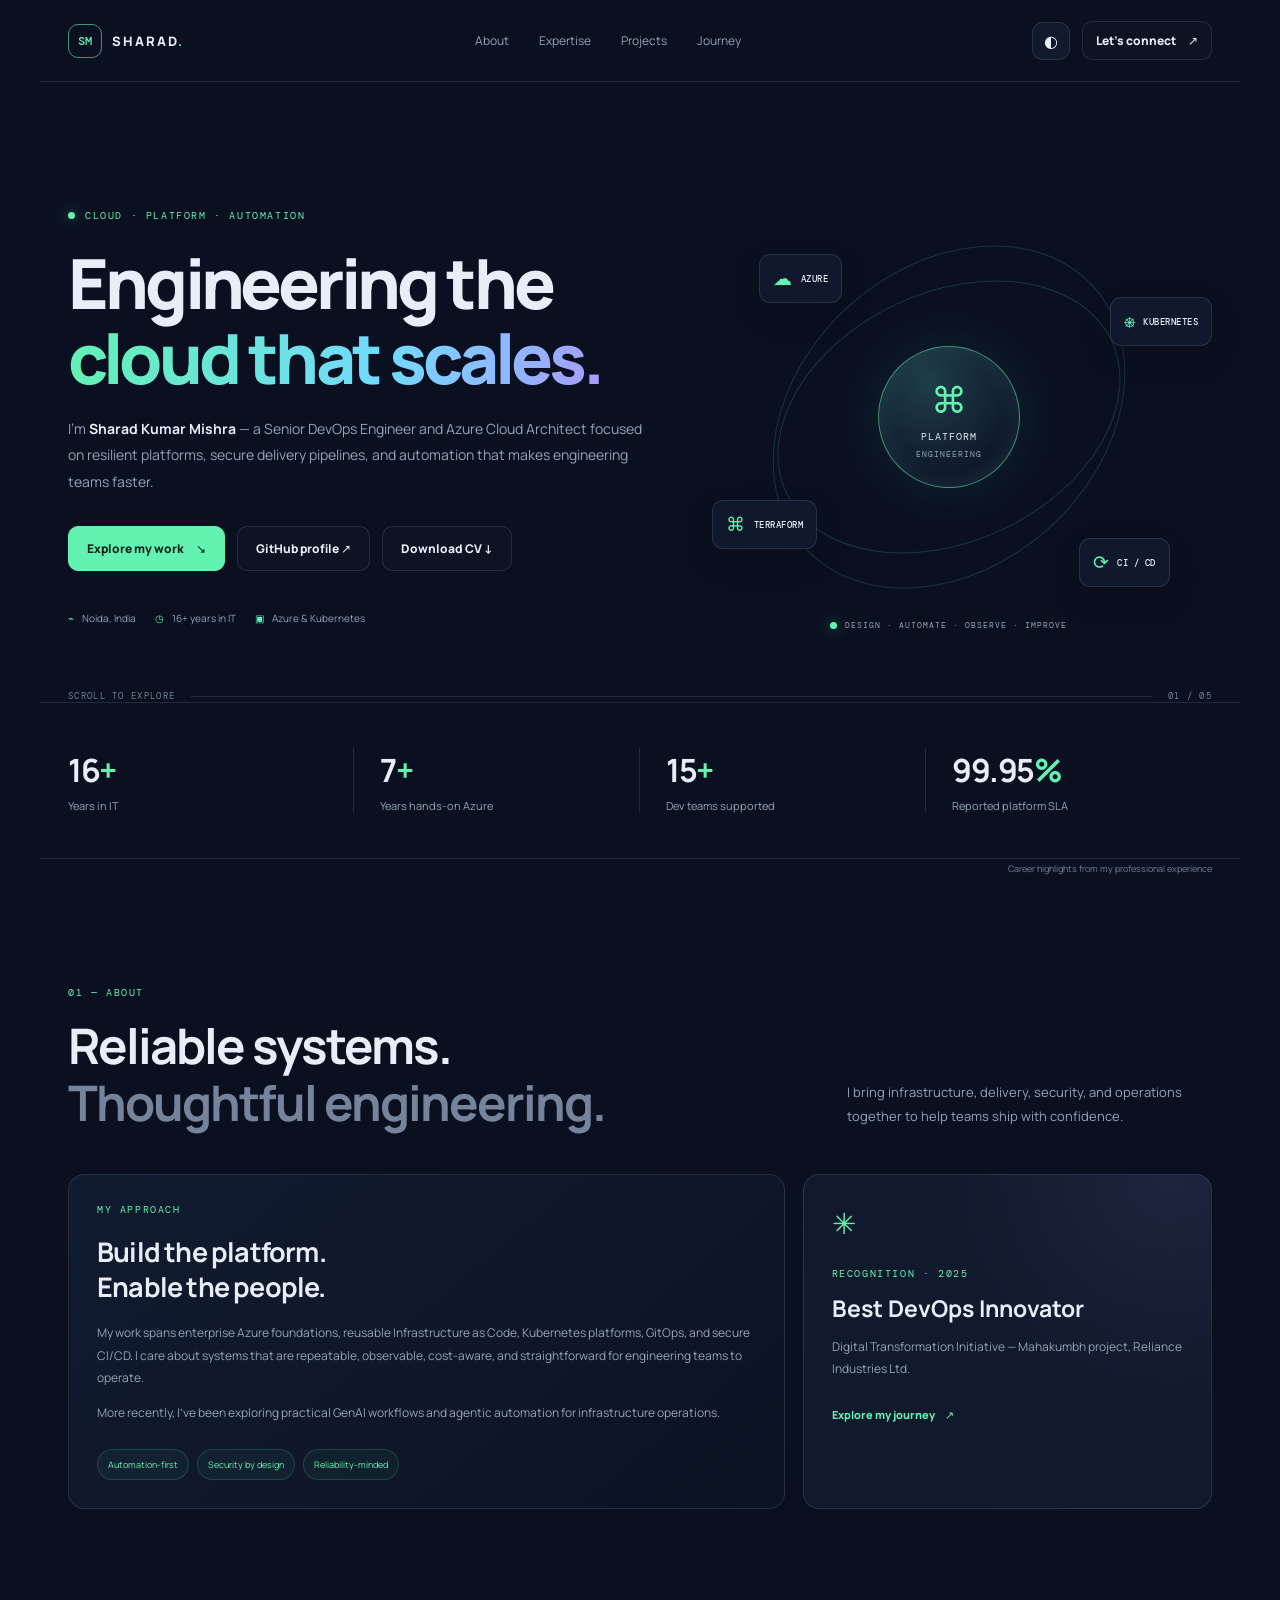
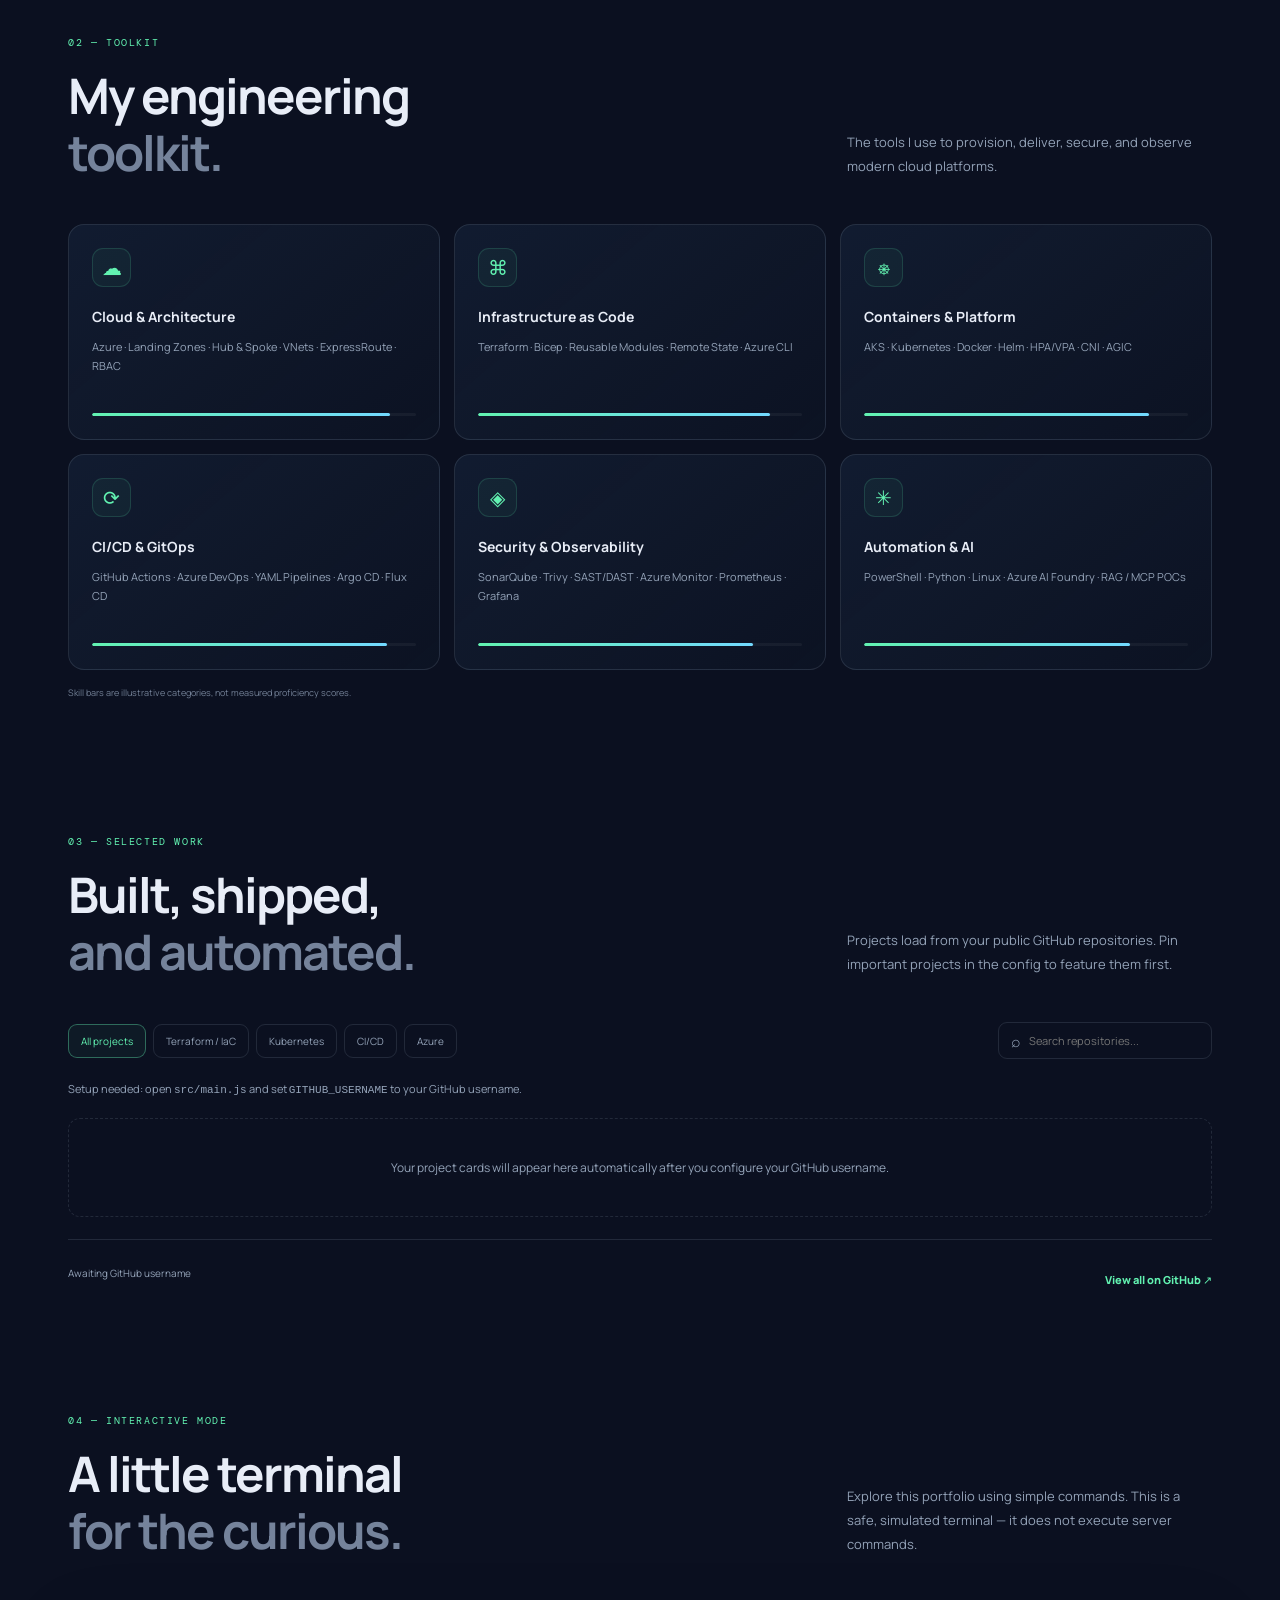
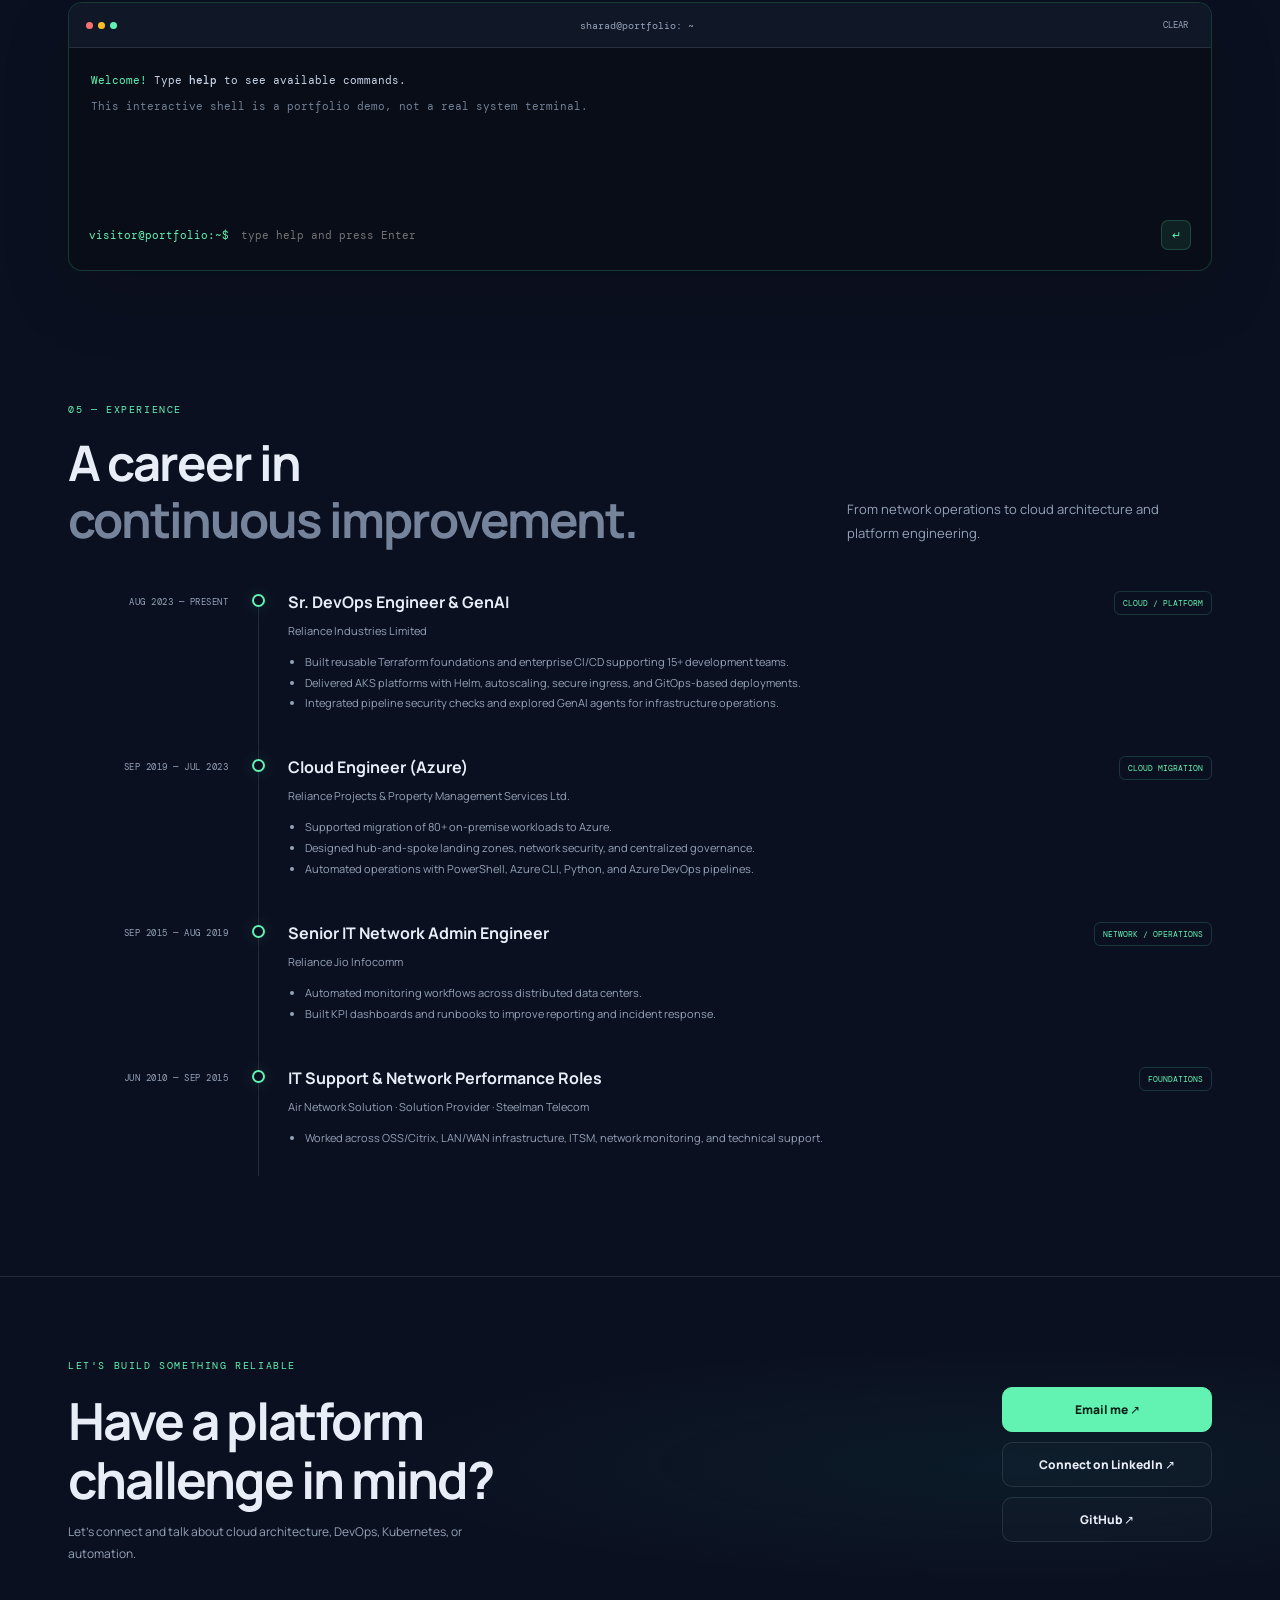
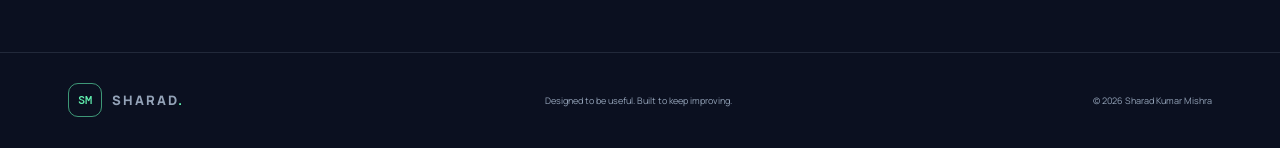
<file: index.html>
<!doctype html>
<html lang="en">
  <head>
    <meta charset="UTF-8" />
    <meta name="viewport" content="width=device-width, initial-scale=1.0" />
    <meta name="theme-color" content="#0b1020" />
    <meta name="description" content="Sharad Kumar Mishra — Senior DevOps Engineer and Azure Cloud Architect specializing in Azure, AKS, Terraform, platform engineering, and DevSecOps." />
    <meta property="og:title" content="Sharad Kumar Mishra | Senior DevOps Engineer" />
    <meta property="og:description" content="Building reliable cloud platforms, scalable Kubernetes infrastructure, and secure delivery pipelines." />
    <meta property="og:type" content="website" />
    <title>Sharad Kumar Mishra | Senior DevOps Engineer</title>
    <link rel="preconnect" href="https://fonts.googleapis.com">
    <link rel="preconnect" href="https://fonts.gstatic.com" crossorigin>
    <link href="https://fonts.googleapis.com/css2?family=DM+Mono:wght@400;500&family=Manrope:wght@400;500;600;700;800&display=swap" rel="stylesheet">
    <link rel="stylesheet" href="/src/style.css" />
  </head>
  <body>
    <div class="ambient ambient-one"></div><div class="ambient ambient-two"></div>
    <header class="topbar">
      <a class="brand" href="#home" aria-label="Sharad home"><span class="brand-mark">SM</span><span>SHARAD<span class="brand-dot">.</span></span></a>
      <nav class="nav" id="nav">
        <a href="#about">About</a><a href="#expertise">Expertise</a><a href="#projects">Projects</a><a href="#journey">Journey</a>
      </nav>
      <div class="nav-actions">
        <button class="icon-button" id="themeToggle" aria-label="Toggle theme" title="Toggle theme">◐</button>
        <a class="button button-small button-outline" href="#contact">Let's connect <span>↗</span></a>
        <button class="menu-toggle" id="menuToggle" aria-label="Toggle navigation">☰</button>
      </div>
    </header>

    <main>
      <section class="hero section-wrap" id="home">
        <div class="hero-copy">
          <div class="eyebrow"><span class="status-dot"></span> CLOUD · PLATFORM · AUTOMATION</div>
          <h1>Engineering the<br><span class="gradient-text">cloud that scales.</span></h1>
          <p class="hero-lede">I'm <strong>Sharad Kumar Mishra</strong> — a Senior DevOps Engineer and Azure Cloud Architect focused on resilient platforms, secure delivery pipelines, and automation that makes engineering teams faster.</p>
          <div class="hero-actions">
            <a class="button button-primary" href="#projects">Explore my work <span>↘</span></a>
            <a class="button button-outline" href="https://github.com/YOUR_GITHUB_USERNAME" id="heroGithub" target="_blank" rel="noreferrer">GitHub profile ↗</a>
            <a class="button button-outline" href="/resume.pdf" download>Download CV ↓</a>
          </div>
          <div class="hero-meta"><span><i class="meta-icon">⌁</i> Noida, India</span><span><i class="meta-icon">◷</i> 16+ years in IT</span><span><i class="meta-icon">▣</i> Azure & Kubernetes</span></div>
        </div>
        <div class="hero-visual">
          <div class="orbit orbit-a"></div><div class="orbit orbit-b"></div>
          <div class="core-node"><span class="core-symbol">⌘</span><b>PLATFORM</b><small>ENGINEERING</small></div>
          <div class="orbit-node node-azure"><span>☁</span><b>AZURE</b></div>
          <div class="orbit-node node-k8s"><span>⎈</span><b>KUBERNETES</b></div>
          <div class="orbit-node node-iac"><span>⌘</span><b>TERRAFORM</b></div>
          <div class="orbit-node node-ci"><span>⟳</span><b>CI / CD</b></div>
          <div class="visual-caption"><span class="status-dot"></span> DESIGN · AUTOMATE · OBSERVE · IMPROVE</div>
        </div>
        <div class="hero-bottomline"><span>SCROLL TO EXPLORE</span><span class="line"></span><span>01 / 05</span></div>
      </section>

      <section class="metrics section-wrap" aria-label="Career highlights">
        <div class="metric"><strong>16<span>+</span></strong><span>Years in IT</span></div>
        <div class="metric"><strong>7<span>+</span></strong><span>Years hands-on Azure</span></div>
        <div class="metric"><strong>15<span>+</span></strong><span>Dev teams supported</span></div>
        <div class="metric"><strong>99.95<span>%</span></strong><span>Reported platform SLA</span></div>
        <p class="metrics-note">Career highlights from my professional experience</p>
      </section>

      <section class="section-wrap section-block" id="about">
        <div class="section-heading"><div><span class="section-index">01 — ABOUT</span><h2>Reliable systems.<br><span class="muted-heading">Thoughtful engineering.</span></h2></div><p class="section-intro">I bring infrastructure, delivery, security, and operations together to help teams ship with confidence.</p></div>
        <div class="about-grid">
          <article class="panel about-main"><div class="panel-kicker">MY APPROACH</div><h3>Build the platform.<br>Enable the people.</h3><p>My work spans enterprise Azure foundations, reusable Infrastructure as Code, Kubernetes platforms, GitOps, and secure CI/CD. I care about systems that are repeatable, observable, cost-aware, and straightforward for engineering teams to operate.</p><p>More recently, I’ve been exploring practical GenAI workflows and agentic automation for infrastructure operations.</p><div class="tag-row"><span>Automation-first</span><span>Security by design</span><span>Reliability-minded</span></div></article>
          <article class="panel award-panel"><div class="award-icon">✳</div><div class="panel-kicker">RECOGNITION · 2025</div><h3>Best DevOps Innovator</h3><p>Digital Transformation Initiative — Mahakumbh project, Reliance Industries Ltd.</p><a href="#journey" class="text-link">Explore my journey <span>↗</span></a></article>
        </div>
      </section>

      <section class="section-wrap section-block" id="expertise">
        <div class="section-heading"><div><span class="section-index">02 — TOOLKIT</span><h2>My engineering<br><span class="muted-heading">toolkit.</span></h2></div><p class="section-intro">The tools I use to provision, deliver, secure, and observe modern cloud platforms.</p></div>
        <div class="skills-grid">
          <article class="skill-card"><div class="skill-icon">☁</div><h3>Cloud & Architecture</h3><p>Azure · Landing Zones · Hub & Spoke · VNets · ExpressRoute · RBAC</p><div class="skill-line"><span style="width:92%"></span></div></article>
          <article class="skill-card"><div class="skill-icon">⌘</div><h3>Infrastructure as Code</h3><p>Terraform · Bicep · Reusable Modules · Remote State · Azure CLI</p><div class="skill-line"><span style="width:90%"></span></div></article>
          <article class="skill-card"><div class="skill-icon">⎈</div><h3>Containers & Platform</h3><p>AKS · Kubernetes · Docker · Helm · HPA/VPA · CNI · AGIC</p><div class="skill-line"><span style="width:88%"></span></div></article>
          <article class="skill-card"><div class="skill-icon">⟳</div><h3>CI/CD & GitOps</h3><p>GitHub Actions · Azure DevOps · YAML Pipelines · Argo CD · Flux CD</p><div class="skill-line"><span style="width:91%"></span></div></article>
          <article class="skill-card"><div class="skill-icon">◈</div><h3>Security & Observability</h3><p>SonarQube · Trivy · SAST/DAST · Azure Monitor · Prometheus · Grafana</p><div class="skill-line"><span style="width:85%"></span></div></article>
          <article class="skill-card"><div class="skill-icon">✳</div><h3>Automation & AI</h3><p>PowerShell · Python · Linux · Azure AI Foundry · RAG / MCP POCs</p><div class="skill-line"><span style="width:82%"></span></div></article>
        </div>
        <p class="skills-note">Skill bars are illustrative categories, not measured proficiency scores.</p>
      </section>

      <section class="section-wrap section-block" id="projects">
        <div class="section-heading"><div><span class="section-index">03 — SELECTED WORK</span><h2>Built, shipped,<br><span class="muted-heading">and automated.</span></h2></div><p class="section-intro">Projects load from your public GitHub repositories. Pin important projects in the config to feature them first.</p></div>
        <div class="project-toolbar"><div class="filter-list" id="projectFilters"><button class="filter-chip active" data-filter="all">All projects</button><button class="filter-chip" data-filter="terraform">Terraform / IaC</button><button class="filter-chip" data-filter="kubernetes">Kubernetes</button><button class="filter-chip" data-filter="cicd">CI/CD</button><button class="filter-chip" data-filter="azure">Azure</button></div><label class="search-box"><span>⌕</span><input id="projectSearch" type="search" placeholder="Search repositories..." aria-label="Search repositories"></label></div>
        <div class="repo-status" id="repoStatus"><span class="loading-pulse"></span> Connecting to GitHub repositories…</div>
        <div class="projects-grid" id="projectsGrid"></div>
        <div class="projects-footer"><span id="repoCount">Public repositories</span><a class="text-link" id="allReposLink" href="https://github.com/YOUR_GITHUB_USERNAME?tab=repositories" target="_blank" rel="noreferrer">View all on GitHub ↗</a></div>
      </section>

      <section class="section-wrap section-block terminal-section">
        <div class="section-heading"><div><span class="section-index">04 — INTERACTIVE MODE</span><h2>A little terminal<br><span class="muted-heading">for the curious.</span></h2></div><p class="section-intro">Explore this portfolio using simple commands. This is a safe, simulated terminal — it does not execute server commands.</p></div>
        <div class="terminal-window">
          <div class="terminal-top"><div class="window-dots"><i></i><i></i><i></i></div><span>sharad@portfolio: ~</span><button id="clearTerminal" class="terminal-clear">CLEAR</button></div>
          <div class="terminal-output" id="terminalOutput"><p><span class="terminal-green">Welcome!</span> Type <b>help</b> to see available commands.</p><p class="terminal-muted">This interactive shell is a portfolio demo, not a real system terminal.</p></div>
          <form id="terminalForm" class="terminal-input-row"><span class="terminal-prompt">visitor@portfolio:~$</span><input id="terminalInput" autocomplete="off" spellcheck="false" aria-label="Terminal command" placeholder="type help and press Enter"><button type="submit" aria-label="Run command">↵</button></form>
        </div>
      </section>

      <section class="section-wrap section-block" id="journey">
        <div class="section-heading"><div><span class="section-index">05 — EXPERIENCE</span><h2>A career in<br><span class="muted-heading">continuous improvement.</span></h2></div><p class="section-intro">From network operations to cloud architecture and platform engineering.</p></div>
        <div class="timeline">
          <article class="timeline-item"><div class="timeline-date">AUG 2023 — PRESENT</div><div class="timeline-marker"></div><div class="timeline-content"><div class="timeline-top"><h3>Sr. DevOps Engineer & GenAI</h3><span class="timeline-type">CLOUD / PLATFORM</span></div><p class="company">Reliance Industries Limited</p><ul><li>Built reusable Terraform foundations and enterprise CI/CD supporting 15+ development teams.</li><li>Delivered AKS platforms with Helm, autoscaling, secure ingress, and GitOps-based deployments.</li><li>Integrated pipeline security checks and explored GenAI agents for infrastructure operations.</li></ul></div></article>
          <article class="timeline-item"><div class="timeline-date">SEP 2019 — JUL 2023</div><div class="timeline-marker"></div><div class="timeline-content"><div class="timeline-top"><h3>Cloud Engineer (Azure)</h3><span class="timeline-type">CLOUD MIGRATION</span></div><p class="company">Reliance Projects & Property Management Services Ltd.</p><ul><li>Supported migration of 80+ on-premise workloads to Azure.</li><li>Designed hub-and-spoke landing zones, network security, and centralized governance.</li><li>Automated operations with PowerShell, Azure CLI, Python, and Azure DevOps pipelines.</li></ul></div></article>
          <article class="timeline-item"><div class="timeline-date">SEP 2015 — AUG 2019</div><div class="timeline-marker"></div><div class="timeline-content"><div class="timeline-top"><h3>Senior IT Network Admin Engineer</h3><span class="timeline-type">NETWORK / OPERATIONS</span></div><p class="company">Reliance Jio Infocomm</p><ul><li>Automated monitoring workflows across distributed data centers.</li><li>Built KPI dashboards and runbooks to improve reporting and incident response.</li></ul></div></article>
          <article class="timeline-item"><div class="timeline-date">JUN 2010 — SEP 2015</div><div class="timeline-marker"></div><div class="timeline-content"><div class="timeline-top"><h3>IT Support & Network Performance Roles</h3><span class="timeline-type">FOUNDATIONS</span></div><p class="company">Air Network Solution · Solution Provider · Steelman Telecom</p><ul><li>Worked across OSS/Citrix, LAN/WAN infrastructure, ITSM, network monitoring, and technical support.</li></ul></div></article>
        </div>
      </section>

      <section class="contact-section" id="contact"><div class="section-wrap contact-inner"><div><span class="section-index">LET'S BUILD SOMETHING RELIABLE</span><h2>Have a platform<br>challenge in mind?</h2><p>Let's connect and talk about cloud architecture, DevOps, Kubernetes, or automation.</p></div><div class="contact-actions"><a class="button button-primary" href="mailto:sharad977@gmail.com">Email me ↗</a><a class="button button-outline" href="https://www.linkedin.com/in/sharadkumarmishra977" target="_blank" rel="noreferrer">Connect on LinkedIn ↗</a><a class="button button-outline" href="https://github.com/YOUR_GITHUB_USERNAME" id="contactGithub" target="_blank" rel="noreferrer">GitHub ↗</a></div></div></section>
    </main>
    <footer class="footer section-wrap"><a class="brand" href="#home"><span class="brand-mark">SM</span><span>SHARAD<span class="brand-dot">.</span></span></a><span>Designed to be useful. Built to keep improving.</span><span>© <span id="year"></span> Sharad Kumar Mishra</span></footer>
    <dialog id="repoDialog" class="repo-dialog"><button class="dialog-close" id="dialogClose" aria-label="Close project details">×</button><div id="dialogContent"></div></dialog>
    <script type="module" src="/src/main.js"></script>
  </body>
</html>
</file>
<file: src/style.css>
:root{font-family:'Manrope',sans-serif;color:#e8edf7;background:#0b1020;font-synthesis:none;text-rendering:optimizeLegibility;--bg:#0b1020;--panel:#111a2d;--panel2:#131e33;--text:#e8edf7;--muted:#94a3b8;--line:rgba(148,163,184,.17);--green:#62f2b1;--cyan:#72d9ff;--purple:#a99bff;--mono:'DM Mono',monospace;scroll-behavior:smooth}*{box-sizing:border-box}body{margin:0;min-width:320px;background:var(--bg);color:var(--text);overflow-x:hidden}a{color:inherit;text-decoration:none}button,input{font:inherit}.ambient{position:absolute;pointer-events:none;filter:blur(100px);opacity:.13;border-radius:50%;z-index:-1}.ambient-one{width:380px;height:380px;background:#14b8a6;top:100px;right:5%}.ambient-two{width:340px;height:340px;background:#6557e8;top:800px;left:-180px}.topbar{height:82px;max-width:1200px;padding:0 28px;margin:auto;display:flex;align-items:center;justify-content:space-between;border-bottom:1px solid var(--line);position:relative;z-index:10}.brand{display:flex;align-items:center;gap:10px;font-size:13px;letter-spacing:2px;font-weight:800}.brand-mark{display:grid;place-items:center;width:34px;height:34px;border:1px solid rgba(98,242,177,.6);border-radius:10px;color:var(--green);font-family:var(--mono);font-size:12px;letter-spacing:0}.brand-dot{color:var(--green)}.nav{display:flex;gap:30px;color:var(--muted);font-size:12px}.nav a:hover,.text-link:hover{color:var(--green)}.nav-actions{display:flex;gap:12px;align-items:center}.icon-button,.menu-toggle{color:var(--text);background:var(--panel);border:1px solid var(--line);width:38px;height:38px;border-radius:11px;cursor:pointer}.menu-toggle{display:none}.button{display:inline-flex;align-items:center;justify-content:center;gap:12px;padding:13px 18px;border-radius:10px;font-size:12px;font-weight:800;transition:transform .2s,border-color .2s,background .2s}.button:hover{transform:translateY(-2px)}.button-primary{background:var(--green);color:#082016;border:1px solid var(--green)}.button-outline{border:1px solid var(--line);background:rgba(255,255,255,.015)}.button-outline:hover{border-color:var(--green)}.button-small{padding:10px 13px}.section-wrap{max-width:1200px;margin:0 auto;padding-left:28px;padding-right:28px}.hero{min-height:620px;padding-top:90px;padding-bottom:40px;display:grid;grid-template-columns:1.08fr .92fr;align-items:center;position:relative}.eyebrow,.section-index,.panel-kicker{font:10px var(--mono);letter-spacing:1.6px;color:var(--green)}.eyebrow{display:flex;align-items:center;gap:10px}.status-dot{width:7px;height:7px;border-radius:50%;background:var(--green);display:inline-block;box-shadow:0 0 14px #62f2b188}.hero h1{font-size:clamp(43px,5.4vw,72px);line-height:1.08;letter-spacing:-3.8px;margin:24px 0 20px;font-weight:800}.gradient-text{background:linear-gradient(100deg,var(--green),var(--cyan) 60%,var(--purple));color:transparent;background-clip:text}.hero-lede{max-width:580px;color:var(--muted);line-height:1.9;font-size:14px}.hero-lede strong{color:var(--text)}.hero-actions{display:flex;gap:12px;flex-wrap:wrap;margin-top:30px}.hero-meta{display:flex;gap:19px;flex-wrap:wrap;margin-top:40px;color:var(--muted);font-size:10px}.meta-icon{color:var(--green);font-style:normal;margin-right:6px}.hero-visual{height:430px;position:relative;display:grid;place-items:center}.orbit{position:absolute;border:1px solid rgba(98,242,177,.17);border-radius:50%;transform:rotate(-25deg)}.orbit-a{width:360px;height:250px}.orbit-b{width:300px;height:390px;transform:rotate(48deg);border-color:rgba(114,217,255,.16)}.core-node{height:142px;width:142px;border-radius:50%;background:radial-gradient(circle at 35% 25%,#1e3d48,#10182b 68%);border:1px solid rgba(98,242,177,.55);box-shadow:0 0 55px #31dba51c,inset 0 0 25px #62f2b11a;display:flex;flex-direction:column;align-items:center;justify-content:center;gap:6px;z-index:2}.core-symbol{font-size:36px;color:var(--green)}.core-node b{font:10px var(--mono);letter-spacing:1px}.core-node small{font:8px var(--mono);color:var(--muted);letter-spacing:1px}.orbit-node{position:absolute;display:flex;align-items:center;gap:8px;background:#10192b;border:1px solid var(--line);padding:11px 13px;border-radius:11px;box-shadow:0 12px 35px #0002;font:9px var(--mono);letter-spacing:.5px;z-index:3}.orbit-node span{font-size:19px;color:var(--green)}.node-azure{top:52px;left:14%}.node-k8s{top:95px;right:0}.node-iac{bottom:83px;left:5%}.node-ci{bottom:45px;right:8%}.visual-caption{position:absolute;bottom:2px;color:var(--muted);font:8px var(--mono);letter-spacing:1px;display:flex;gap:8px;align-items:center}.hero-bottomline{position:absolute;bottom:0;left:28px;right:28px;display:flex;align-items:center;gap:16px;font:9px var(--mono);letter-spacing:1.3px;color:#708096}.hero-bottomline .line{height:1px;flex:1;background:var(--line)}.metrics{padding-top:45px;padding-bottom:45px;display:grid;grid-template-columns:repeat(4,1fr);position:relative;border-top:1px solid var(--line);border-bottom:1px solid var(--line)}.metric{display:flex;flex-direction:column;gap:6px;border-right:1px solid var(--line);padding-left:26px}.metric:first-child{padding-left:0}.metric:nth-child(4){border:0}.metric strong{font-size:32px;letter-spacing:-1.5px}.metric strong span{color:var(--green)}.metric>span{color:var(--muted);font-size:11px}.metrics-note{position:absolute;bottom:-26px;right:28px;font-size:9px;color:#718096}.section-block{padding-top:120px}.section-heading{display:flex;justify-content:space-between;align-items:end;gap:40px;margin-bottom:42px}.section-heading h2,.contact-inner h2{font-size:clamp(34px,4vw,49px);line-height:1.16;letter-spacing:-2px;margin:17px 0 0}.muted-heading{color:#75839b}.section-intro{max-width:365px;color:var(--muted);font-size:13px;line-height:1.85;margin:0 0 4px}.about-grid{display:grid;grid-template-columns:1.4fr .8fr;gap:18px}.panel,.skill-card{border:1px solid var(--line);border-radius:16px;background:linear-gradient(140deg,rgba(19,30,51,.85),rgba(13,20,36,.75));padding:28px}.about-main h3{font-size:27px;letter-spacing:-.8px;line-height:1.3;margin:18px 0}.about-main p,.award-panel p{font-size:12px;line-height:1.9;color:var(--muted);max-width:690px}.tag-row{display:flex;gap:8px;flex-wrap:wrap;margin-top:24px}.tag-row span{font-size:9px;color:var(--green);border:1px solid #62f2b12b;background:#62f2b10b;border-radius:20px;padding:8px 10px}.award-panel{background:radial-gradient(circle at 90% 0%,#a99bff14,transparent 45%),var(--panel)}.award-icon{font-size:29px;color:var(--green);margin-bottom:24px}.award-panel h3{font-size:23px;margin:12px 0}.text-link{font-size:11px;font-weight:800;color:var(--green);display:inline-flex;gap:10px;margin-top:14px}.skills-grid{display:grid;grid-template-columns:repeat(3,1fr);gap:14px}.skill-card{padding:23px;transition:transform .2s,border-color .2s}.skill-card:hover,.project-card:hover{transform:translateY(-4px);border-color:#62f2b15c}.skill-icon{width:39px;height:39px;display:grid;place-items:center;border-radius:11px;background:#62f2b10c;border:1px solid #62f2b126;color:var(--green);font-size:20px}.skill-card h3{font-size:14px;margin:20px 0 9px}.skill-card p{min-height:57px;font-size:11px;line-height:1.8;color:var(--muted)}.skill-line{height:3px;background:#ffffff0c;border-radius:4px;margin-top:19px;overflow:hidden}.skill-line span{height:100%;display:block;background:linear-gradient(90deg,var(--green),var(--cyan));border-radius:4px}.skills-note{font-size:9px;color:#738096;margin-top:16px}.project-toolbar{display:flex;align-items:center;justify-content:space-between;gap:16px;flex-wrap:wrap}.filter-list{display:flex;gap:7px;flex-wrap:wrap}.filter-chip{background:transparent;border:1px solid var(--line);color:var(--muted);border-radius:9px;padding:9px 12px;font-size:10px;cursor:pointer}.filter-chip.active,.filter-chip:hover{color:var(--green);border-color:#62f2b160;background:#62f2b10b}.search-box{display:flex;align-items:center;gap:8px;border:1px solid var(--line);border-radius:9px;padding:0 12px;color:var(--muted)}.search-box input{width:170px;background:transparent;border:0;outline:0;color:var(--text);padding:10px 0;font-size:11px}.repo-status{font-size:11px;color:var(--muted);padding:22px 0}.loading-pulse{display:inline-block;width:7px;height:7px;border-radius:50%;background:var(--green);margin-right:9px;animation:pulse 1.2s infinite}@keyframes pulse{50%{opacity:.25;box-shadow:0 0 12px var(--green)}}.projects-grid{display:grid;grid-template-columns:repeat(3,1fr);gap:15px}.project-card{border:1px solid var(--line);border-radius:14px;background:linear-gradient(150deg,#131e32b8,#101727);padding:21px;display:flex;flex-direction:column;min-height:235px;transition:transform .2s,border-color .2s;cursor:pointer;animation:rise .45s both}@keyframes rise{from{opacity:0;transform:translateY(9px)}to{opacity:1;transform:translateY(0)}}.project-top{display:flex;align-items:center;justify-content:space-between}.repo-glyph{color:var(--green);font-size:22px}.repo-visibility{font:8px var(--mono);color:var(--muted);border:1px solid var(--line);padding:5px 7px;border-radius:6px}.project-card h3{font-size:14px;overflow-wrap:anywhere;margin:19px 0 8px}.project-card p{color:var(--muted);font-size:10px;line-height:1.8;margin:0 0 20px;display:-webkit-box;-webkit-line-clamp:3;-webkit-box-orient:vertical;overflow:hidden}.project-bottom{margin-top:auto;display:flex;align-items:center;justify-content:space-between;gap:10px;border-top:1px solid var(--line);padding-top:13px}.language{font:9px var(--mono);display:flex;align-items:center;gap:7px;color:#aebbd0}.language-dot{width:6px;height:6px;background:var(--cyan);border-radius:50%}.repo-stats{font:9px var(--mono);color:var(--muted);display:flex;gap:11px}.project-tags{display:flex;gap:5px;flex-wrap:wrap;margin-top:-10px;margin-bottom:14px}.project-tags span{font-size:8px;background:#ffffff08;border:1px solid var(--line);padding:4px 6px;border-radius:5px;color:#9cacc1}.projects-footer{display:flex;justify-content:space-between;align-items:center;margin-top:22px;padding-top:18px;border-top:1px solid var(--line);font-size:10px;color:var(--muted)}.empty-state{grid-column:1/-1;padding:40px;border:1px dashed var(--line);border-radius:12px;color:var(--muted);text-align:center;font-size:12px}.terminal-section{padding-bottom:5px}.terminal-window{border:1px solid #62f2b130;border-radius:14px;overflow:hidden;background:#080d17;box-shadow:0 25px 70px #0002}.terminal-top{height:45px;display:flex;align-items:center;justify-content:space-between;padding:0 17px;background:#101827;border-bottom:1px solid var(--line);font:10px var(--mono);color:var(--muted)}.window-dots{display:flex;gap:5px}.window-dots i{width:7px;height:7px;border-radius:50%;background:#f87171}.window-dots i:nth-child(2){background:#fbbf24}.window-dots i:nth-child(3){background:#62f2b1}.terminal-clear{background:transparent;border:0;color:var(--muted);font:9px var(--mono);cursor:pointer}.terminal-output{min-height:160px;max-height:300px;overflow:auto;padding:22px 22px 5px;font:11px/1.9 var(--mono);color:#c8d4e7}.terminal-output p{margin:0 0 5px}.terminal-green{color:var(--green)}.terminal-muted{color:#718096}.terminal-input-row{display:flex;gap:10px;align-items:center;padding:12px 20px 20px;font:11px var(--mono)}.terminal-prompt{color:var(--green);white-space:nowrap}.terminal-input-row input{flex:1;min-width:0;background:transparent;border:0;outline:0;color:var(--text);font:inherit}.terminal-input-row button{background:#62f2b117;color:var(--green);border:1px solid #62f2b130;border-radius:7px;width:30px;height:30px;cursor:pointer}.timeline{position:relative}.timeline:before{content:'';position:absolute;left:190px;top:8px;bottom:15px;width:1px;background:var(--line)}.timeline-item{display:grid;grid-template-columns:160px 1fr;gap:60px;position:relative;padding-bottom:42px}.timeline-date{text-align:right;font:9px var(--mono);letter-spacing:.5px;color:var(--muted);padding-top:5px}.timeline-marker{position:absolute;left:184px;top:3px;width:13px;height:13px;border-radius:50%;background:var(--bg);border:2px solid var(--green);box-shadow:0 0 15px #62f2b12a}.timeline-content{padding-left:0}.timeline-top{display:flex;justify-content:space-between;gap:15px;align-items:start}.timeline-top h3{font-size:16px;margin:0}.timeline-type{font:8px var(--mono);color:var(--green);border:1px solid #62f2b12b;padding:6px 8px;border-radius:6px;white-space:nowrap}.company{font-size:11px;color:var(--muted);margin:8px 0 14px}.timeline-content ul{padding-left:17px;margin:0;color:var(--muted);font-size:11px;line-height:1.9}.contact-section{margin-top:85px;border-top:1px solid var(--line);border-bottom:1px solid var(--line);background:radial-gradient(ellipse at 80% 50%,#14b8a611,transparent 45%)}.contact-inner{padding-top:75px;padding-bottom:75px;display:flex;align-items:center;justify-content:space-between;gap:30px}.contact-inner h2{font-size:clamp(36px,4vw,54px)}.contact-inner p{font-size:12px;color:var(--muted);line-height:1.8;max-width:450px}.contact-actions{display:flex;flex-direction:column;gap:10px;min-width:210px}.footer{min-height:95px;display:flex;align-items:center;justify-content:space-between;gap:20px;color:var(--muted);font-size:9px}.repo-dialog{position:fixed;max-width:680px;width:calc(100% - 28px);max-height:85vh;overflow:auto;background:var(--panel);color:var(--text);border:1px solid var(--line);border-radius:18px;padding:30px}.repo-dialog::backdrop{background:#03060dcc;backdrop-filter:blur(6px)}.dialog-close{position:absolute;right:15px;top:12px;background:transparent;color:var(--muted);border:0;font-size:26px;cursor:pointer}.repo-dialog h2{font-size:23px;overflow-wrap:anywhere}.repo-dialog p,.repo-dialog li{font-size:12px;line-height:1.9;color:var(--muted)}.repo-dialog pre{white-space:pre-wrap;overflow-wrap:anywhere;background:#080d17;border:1px solid var(--line);border-radius:10px;padding:14px;font:10px/1.7 var(--mono);color:#c8d4e7}.dialog-actions{display:flex;gap:10px;flex-wrap:wrap;margin-top:18px}.light-mode{--bg:#f4f7fb;--panel:#fff;--panel2:#edf2f8;--text:#172033;--muted:#617087;--line:rgba(35,51,75,.15)}.light-mode .ambient{opacity:.07}.light-mode .orbit-node,.light-mode .core-node{background:#f5f9ff}.light-mode .project-card{background:linear-gradient(150deg,#fff,#f5f8fc)}.light-mode .terminal-window{background:#101827}.light-mode .terminal-top{background:#182237}.light-mode .terminal-output,.light-mode .terminal-input-row input{color:#e8edf7}.light-mode .panel,.light-mode .skill-card{background:#fff}.light-mode .repo-dialog{background:#fff}.light-mode .metrics-note{color:#617087}
@media(max-width:900px){.nav{gap:16px}.hero{grid-template-columns:1fr .8fr}.hero h1{font-size:54px}.hero-visual{transform:scale(.85)}.skills-grid,.projects-grid{grid-template-columns:repeat(2,1fr)}.section-heading{align-items:start;flex-direction:column;gap:16px}.section-intro{max-width:580px}.timeline{padding-left:0}.timeline:before{left:7px}.timeline-item{grid-template-columns:1fr;gap:10px;padding-left:35px}.timeline-date{text-align:left}.timeline-marker{left:1px;top:2px}.timeline-content{padding-top:2px}}
@media(max-width:650px){.topbar{height:70px;padding:0 18px}.nav{display:none;position:absolute;top:69px;left:12px;right:12px;padding:18px;background:var(--panel);border:1px solid var(--line);border-radius:12px;flex-direction:column;gap:18px}.nav.open{display:flex}.nav-actions{gap:7px}.nav-actions .button{display:none}.menu-toggle{display:block}.section-wrap{padding-left:19px;padding-right:19px}.hero{padding-top:58px;padding-bottom:48px;display:flex;flex-direction:column;align-items:stretch;min-height:auto}.hero h1{font-size:clamp(42px,12vw,61px);letter-spacing:-2.8px}.hero-lede{font-size:13px}.hero-meta{gap:12px;margin-top:28px}.hero-visual{height:330px;transform:scale(.85);margin:-2px -30px 0}.orbit-a{width:300px;height:215px}.orbit-b{height:320px;width:255px}.node-azure{left:5%;top:38px}.node-k8s{right:0;top:70px}.node-iac{left:0;bottom:58px}.node-ci{right:2%;bottom:40px}.hero-bottomline{left:19px;right:19px}.metrics{grid-template-columns:repeat(2,1fr);gap:25px 0;padding-top:32px;padding-bottom:35px}.metric{padding-left:16px}.metric:first-child,.metric:nth-child(3){padding-left:0}.metric:nth-child(2){border:0}.metric strong{font-size:28px}.metrics-note{right:19px;font-size:8px}.section-block{padding-top:86px}.section-heading h2{font-size:38px}.about-grid,.skills-grid,.projects-grid{grid-template-columns:1fr}.panel{padding:22px}.skill-card p{min-height:0}.project-toolbar{align-items:stretch}.filter-list{width:100%}.filter-chip{padding:8px 9px}.search-box input{width:100%}.search-box{flex:1}.project-card{min-height:205px}.timeline-top{flex-direction:column;gap:10px}.timeline-type{align-self:flex-start}.contact-inner{padding-top:60px;padding-bottom:60px;align-items:stretch;flex-direction:column}.contact-actions{min-width:0}.footer{padding-top:22px;padding-bottom:22px;flex-wrap:wrap}.footer>span:nth-child(2){order:3;width:100%}.terminal-input-row{padding-left:12px;padding-right:12px;gap:7px}.terminal-prompt{font-size:9px}.terminal-input-row input{font-size:10px}}
@media(prefers-reduced-motion:reduce){*,*:before,*:after{scroll-behavior:auto!important;animation-duration:.01ms!important;animation-iteration-count:1!important;transition-duration:.01ms!important}}
</file>
